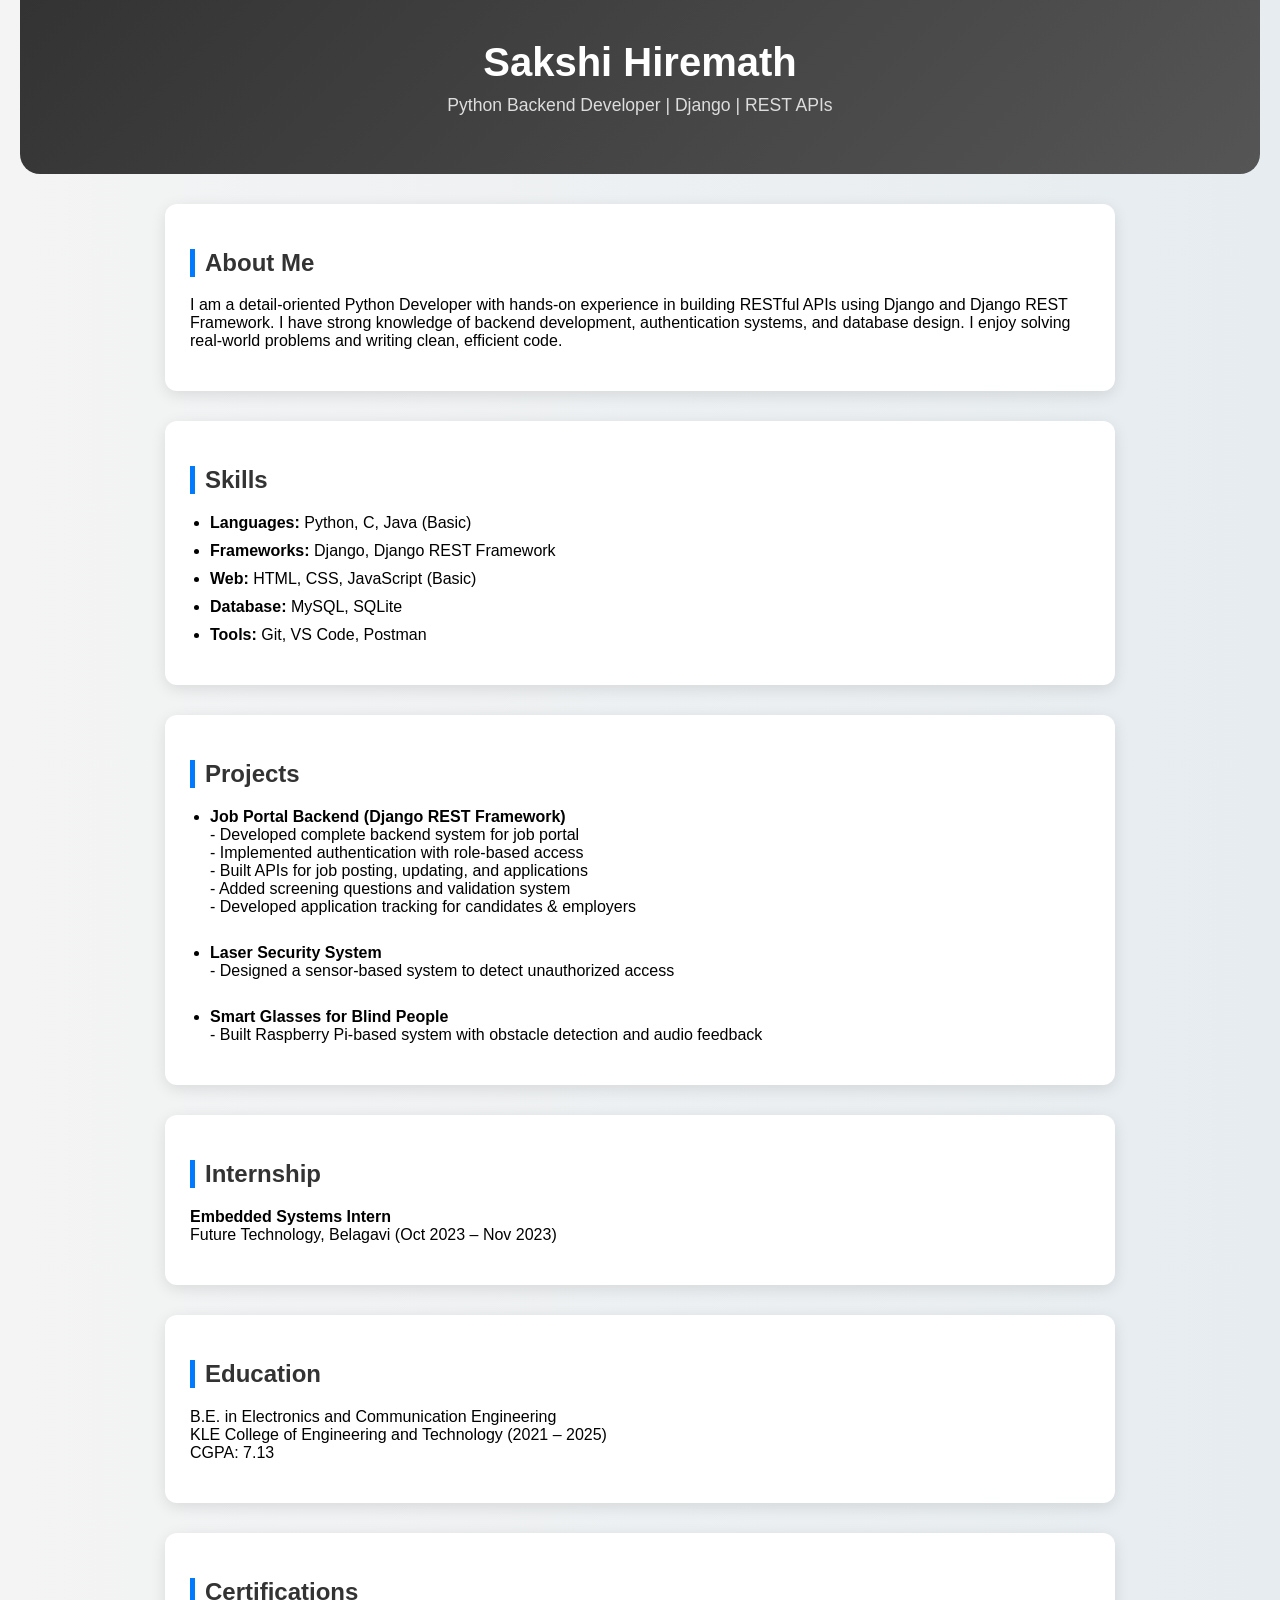
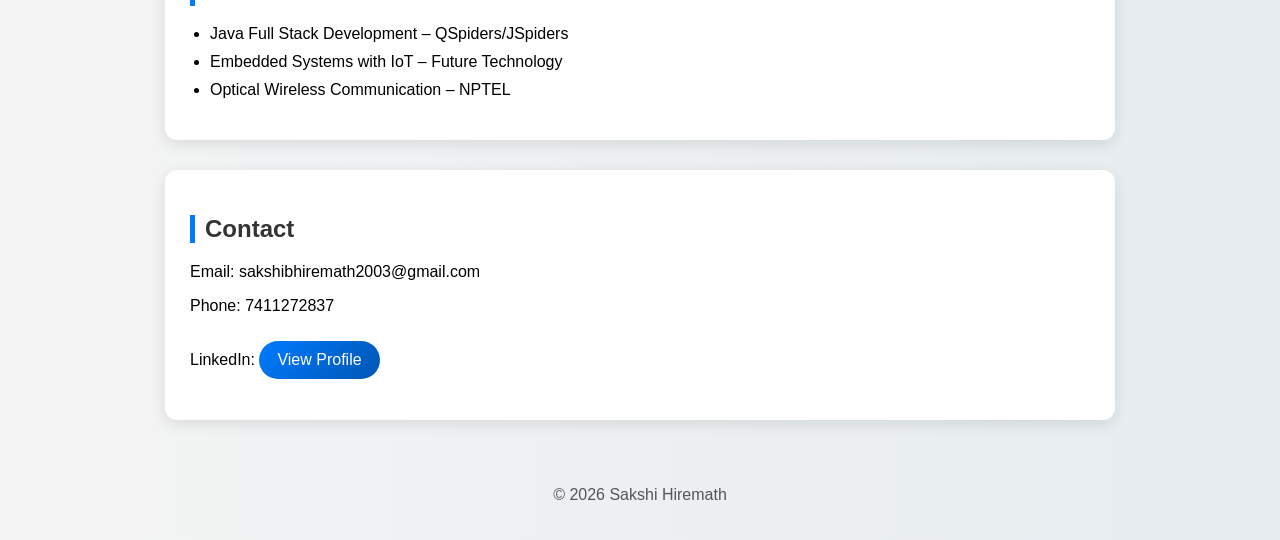
<file: index.html>
<!DOCTYPE html>
<html lang="en">
<head>
    <meta charset="UTF-8">
    <title>Sakshi Hiremath | Python Backend Developer</title>
    <link rel="stylesheet" href="style.css">
</head>
<body>

<header>
    <h1>Sakshi Hiremath</h1>
    <p>Python Backend Developer | Django | REST APIs</p>
</header>

<section>
    <h2>About Me</h2>
    <p>
        I am a detail-oriented Python Developer with hands-on experience in building 
        RESTful APIs using Django and Django REST Framework. I have strong knowledge 
        of backend development, authentication systems, and database design. 
        I enjoy solving real-world problems and writing clean, efficient code.
    </p>
</section>

<section>
    <h2>Skills</h2>
    <ul>
        <li><b>Languages:</b> Python, C, Java (Basic)</li>
        <li><b>Frameworks:</b> Django, Django REST Framework</li>
        <li><b>Web:</b> HTML, CSS, JavaScript (Basic)</li>
        <li><b>Database:</b> MySQL, SQLite</li>
        <li><b>Tools:</b> Git, VS Code, Postman</li>
    </ul>
</section>

<section>
    <h2>Projects</h2>
    <ul>
        <li>
            <b>Job Portal Backend (Django REST Framework)</b><br>
            - Developed complete backend system for job portal<br>
            - Implemented authentication with role-based access<br>
            - Built APIs for job posting, updating, and applications<br>
            - Added screening questions and validation system<br>
            - Developed application tracking for candidates & employers
        </li>
        <br>
        <li>
            <b>Laser Security System</b><br>
            - Designed a sensor-based system to detect unauthorized access
        </li>
        <br>
        <li>
            <b>Smart Glasses for Blind People</b><br>
            - Built Raspberry Pi-based system with obstacle detection and audio feedback
        </li>
    </ul>
</section>

<section>
    <h2>Internship</h2>
    <p>
        <b>Embedded Systems Intern</b><br>
        Future Technology, Belagavi (Oct 2023 – Nov 2023)
    </p>
</section>

<section>
    <h2>Education</h2>
    <p>
        B.E. in Electronics and Communication Engineering<br>
        KLE College of Engineering and Technology (2021 – 2025)<br>
        CGPA: 7.13
    </p>
</section>

<section>
    <h2>Certifications</h2>
    <ul>
        <li>Java Full Stack Development – QSpiders/JSpiders</li>
        <li>Embedded Systems with IoT – Future Technology</li>
        <li>Optical Wireless Communication – NPTEL</li>
    </ul>
</section>

<section>
    <h2>Contact</h2>
    <p>Email: sakshibhiremath2003@gmail.com</p>
    <p>Phone: 7411272837</p>
    <p>
        LinkedIn: 
        <a href="https://www.linkedin.com/in/sakshi-hiremath-9b818424b" target="_blank">
            View Profile
        </a>
    </p>
</section>

<footer>
    <p>© 2026 Sakshi Hiremath</p>
</footer>

</body>
</html>
</file>
<file: style.css>
body {
  font-family: 'Segoe UI', Arial, sans-serif;
  margin: 0;
  padding: 0 20px;
  background: linear-gradient(to right, #f4f4f4, #e6ecf0);
}

/* Header */
header {
  text-align: center;
  padding: 40px 0;
  background: linear-gradient(135deg, #333, #555);
  color: white;
  border-bottom-left-radius: 20px;
  border-bottom-right-radius: 20px;
}

header h1 {
  margin: 0;
  font-size: 2.5rem;
}

header p {
  margin-top: 10px;
  font-size: 1.1rem;
  color: #ddd;
}

/* Sections */
section {
  margin: 30px auto;
  padding: 25px;
  background-color: white;
  border-radius: 12px;
  max-width: 900px;
  box-shadow: 0 4px 15px rgba(0,0,0,0.1);
  transition: transform 0.2s ease;
}

section:hover {
  transform: translateY(-5px);
}

/* Headings */
h2 {
  color: #333;
  border-left: 5px solid #007bff;
  padding-left: 10px;
}

/* Lists */
ul {
  padding-left: 20px;
}

li {
  margin-bottom: 10px;
}

/* Buttons / Links */
a {
  display: inline-block;
  margin-top: 10px;
  text-decoration: none;
  color: white;
  background: linear-gradient(135deg, #007bff, #0056b3);
  padding: 10px 18px;
  border-radius: 25px;
  transition: all 0.3s ease;
}

a:hover {
  background: linear-gradient(135deg, #0056b3, #003f7f);
  transform: scale(1.05);
}

/* Footer */
footer {
  text-align: center;
  padding: 20px;
  color: #555;
}
</file>
